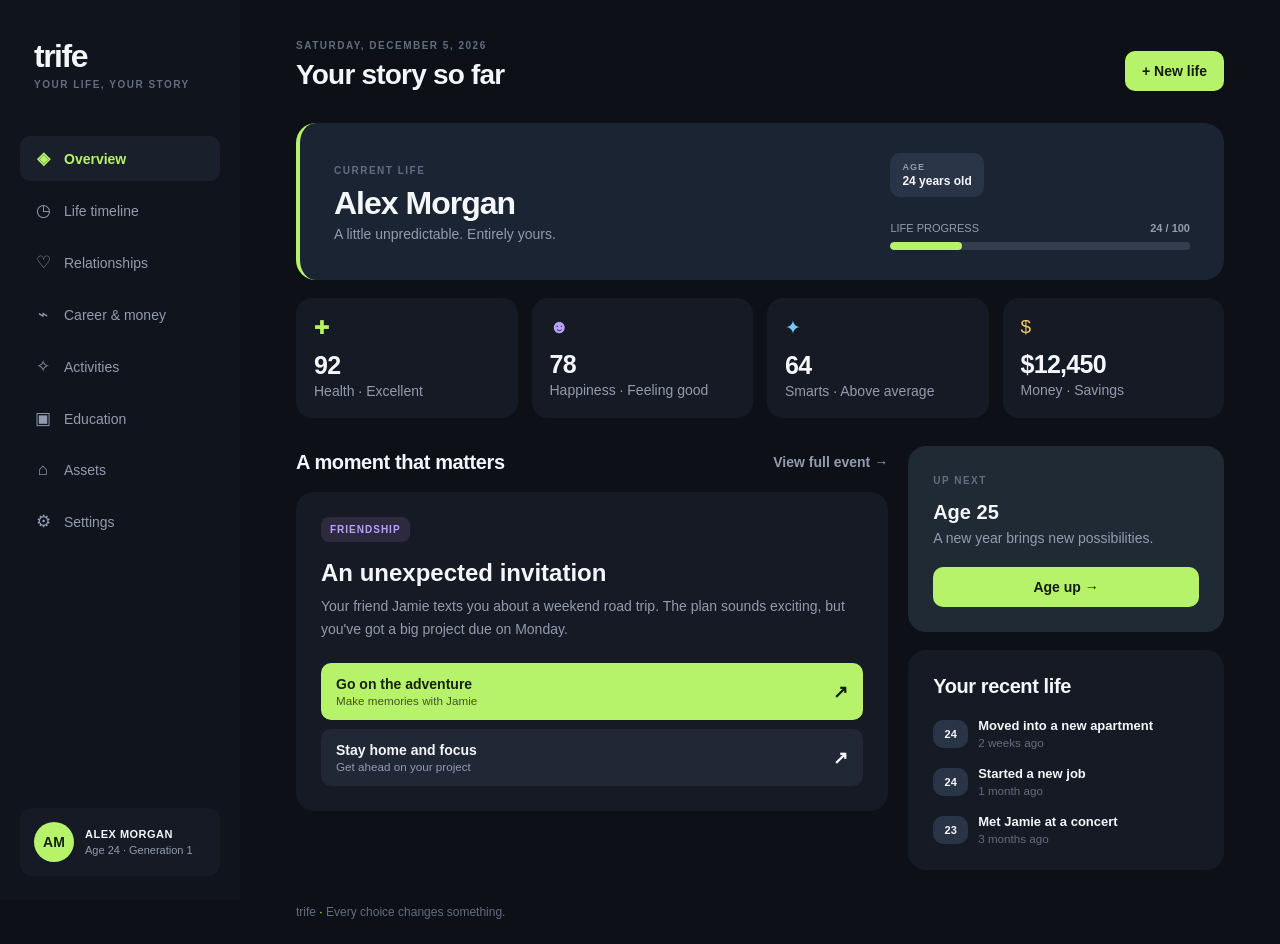
<file: index.html>
<!doctype html><html lang="en"><head><meta charset="utf-8"><meta name="viewport" content="width=device-width, initial-scale=1"><meta name="description" content="trife — Every choice changes something."><title>trife — Life Simulator</title><link rel="stylesheet" href="css/styles.css"></head><body><script type="module" src="js/overview.js"></script></body></html>
</file>
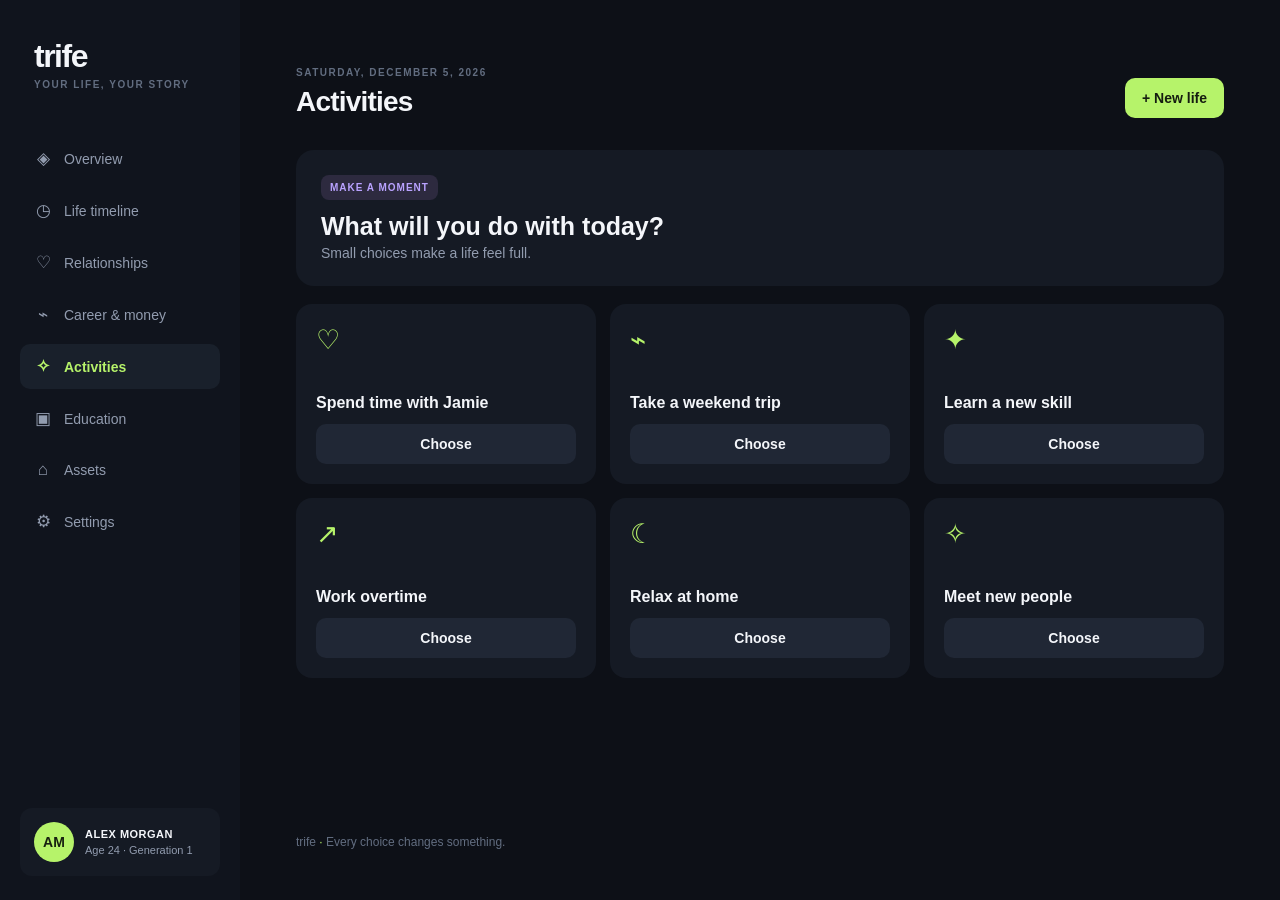
<file: activities.html>
<!doctype html><html lang="en"><head><meta charset="utf-8"><meta name="viewport" content="width=device-width, initial-scale=1"><title>Activities · trife</title><link rel="stylesheet" href="css/styles.css"></head><body><script type="module" src="js/activities.js"></script></body></html>
</file>
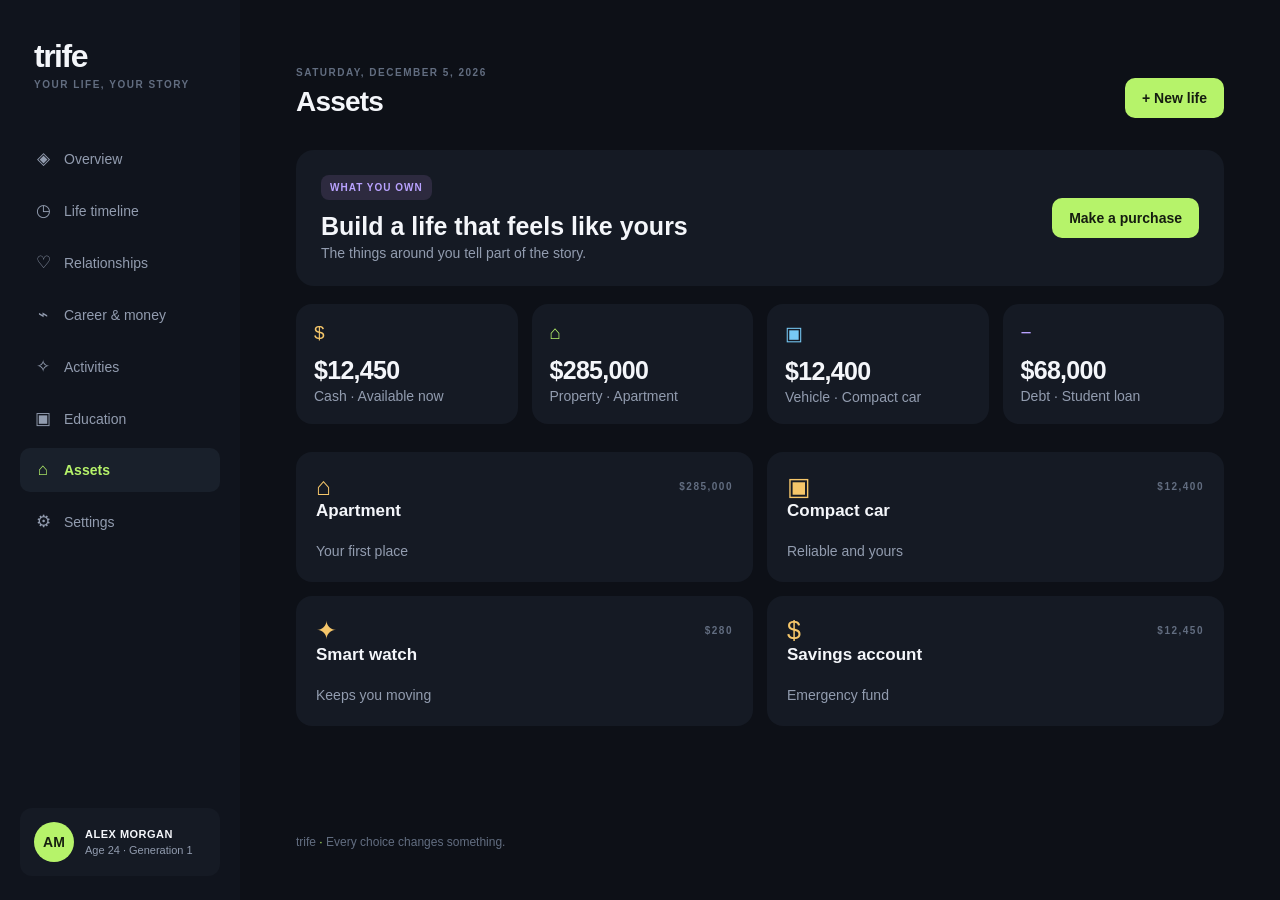
<file: assets.html>
<!doctype html><html lang="en"><head><meta charset="utf-8"><meta name="viewport" content="width=device-width, initial-scale=1"><title>Assets · trife</title><link rel="stylesheet" href="css/styles.css"></head><body><script type="module" src="js/assets.js"></script></body></html>
</file>
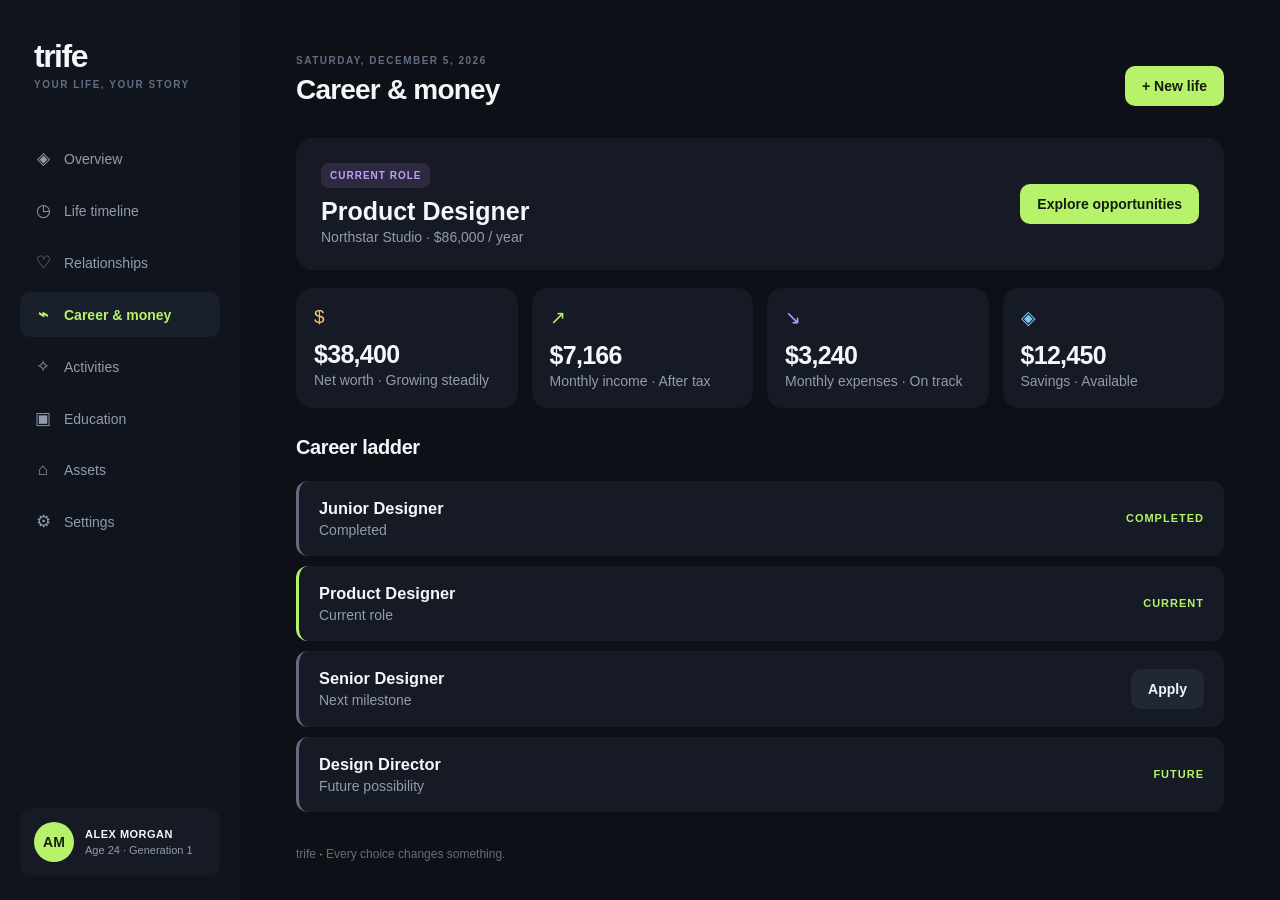
<file: career.html>
<!doctype html><html lang="en"><head><meta charset="utf-8"><meta name="viewport" content="width=device-width, initial-scale=1"><title>Career &amp; money · trife</title><link rel="stylesheet" href="css/styles.css"></head><body><script type="module" src="js/career.js"></script></body></html>
</file>
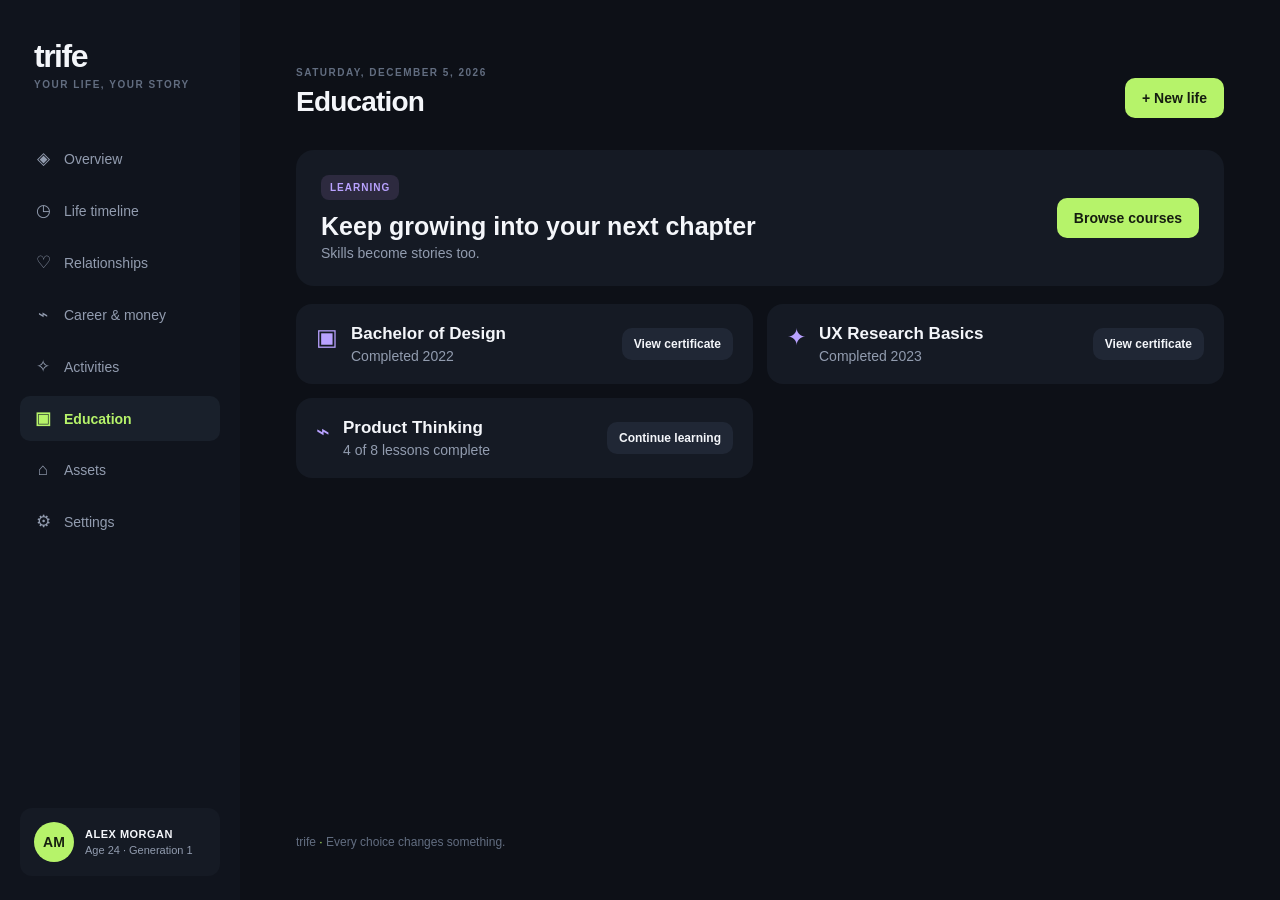
<file: education.html>
<!doctype html><html lang="en"><head><meta charset="utf-8"><meta name="viewport" content="width=device-width, initial-scale=1"><title>Education · trife</title><link rel="stylesheet" href="css/styles.css"></head><body><script type="module" src="js/education.js"></script></body></html>
</file>
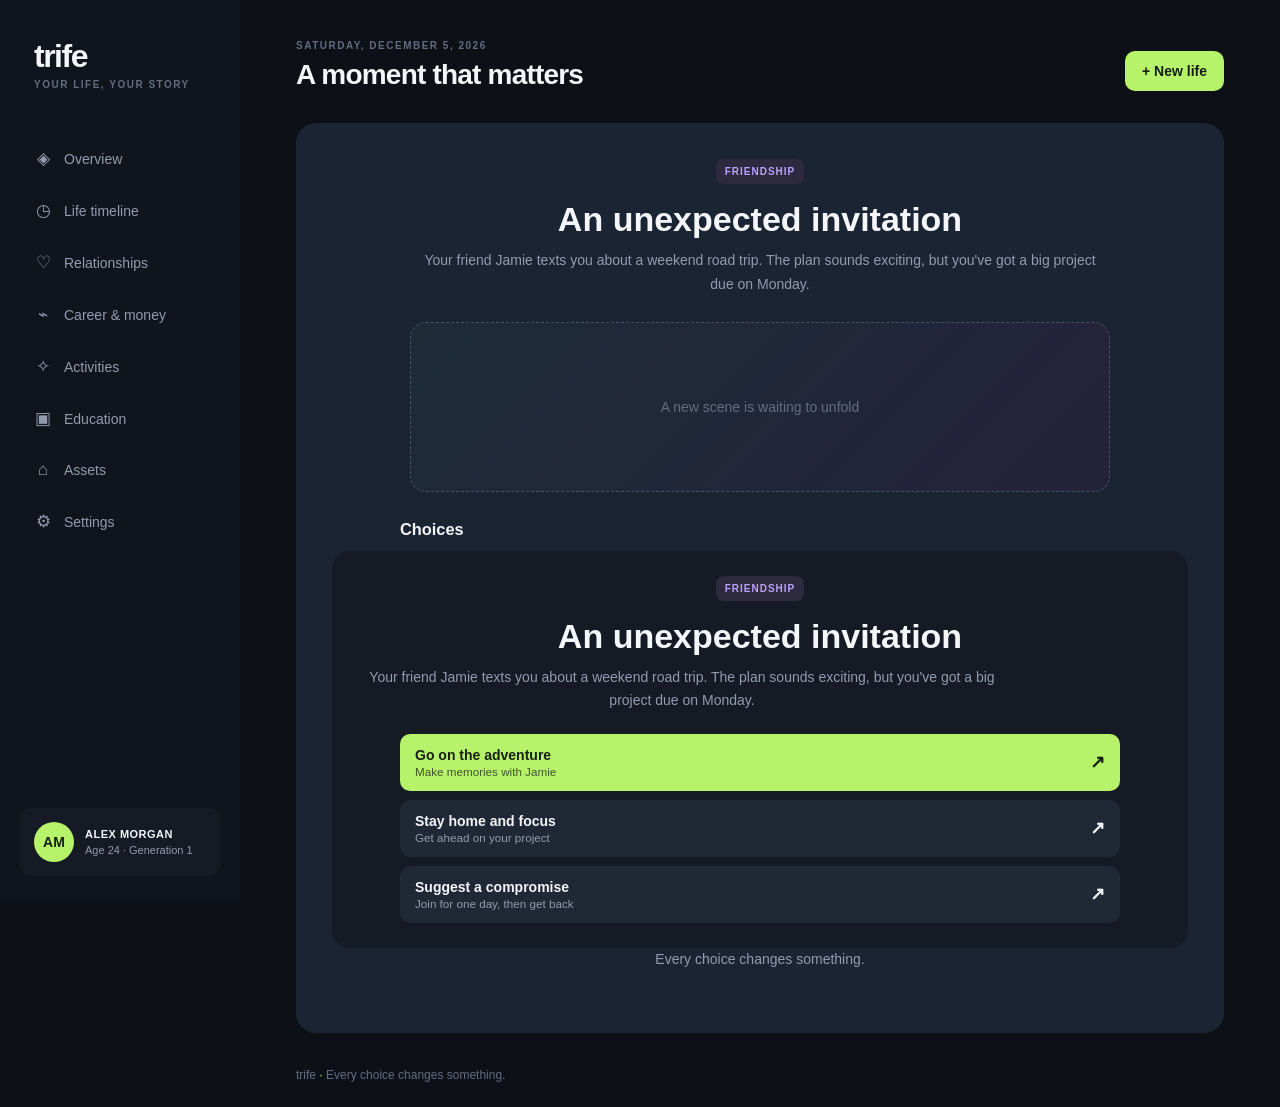
<file: event.html>
<!doctype html><html lang="en"><head><meta charset="utf-8"><meta name="viewport" content="width=device-width, initial-scale=1"><title>A moment that matters · trife</title><link rel="stylesheet" href="css/styles.css"></head><body><script type="module" src="js/event.js"></script></body></html>
</file>
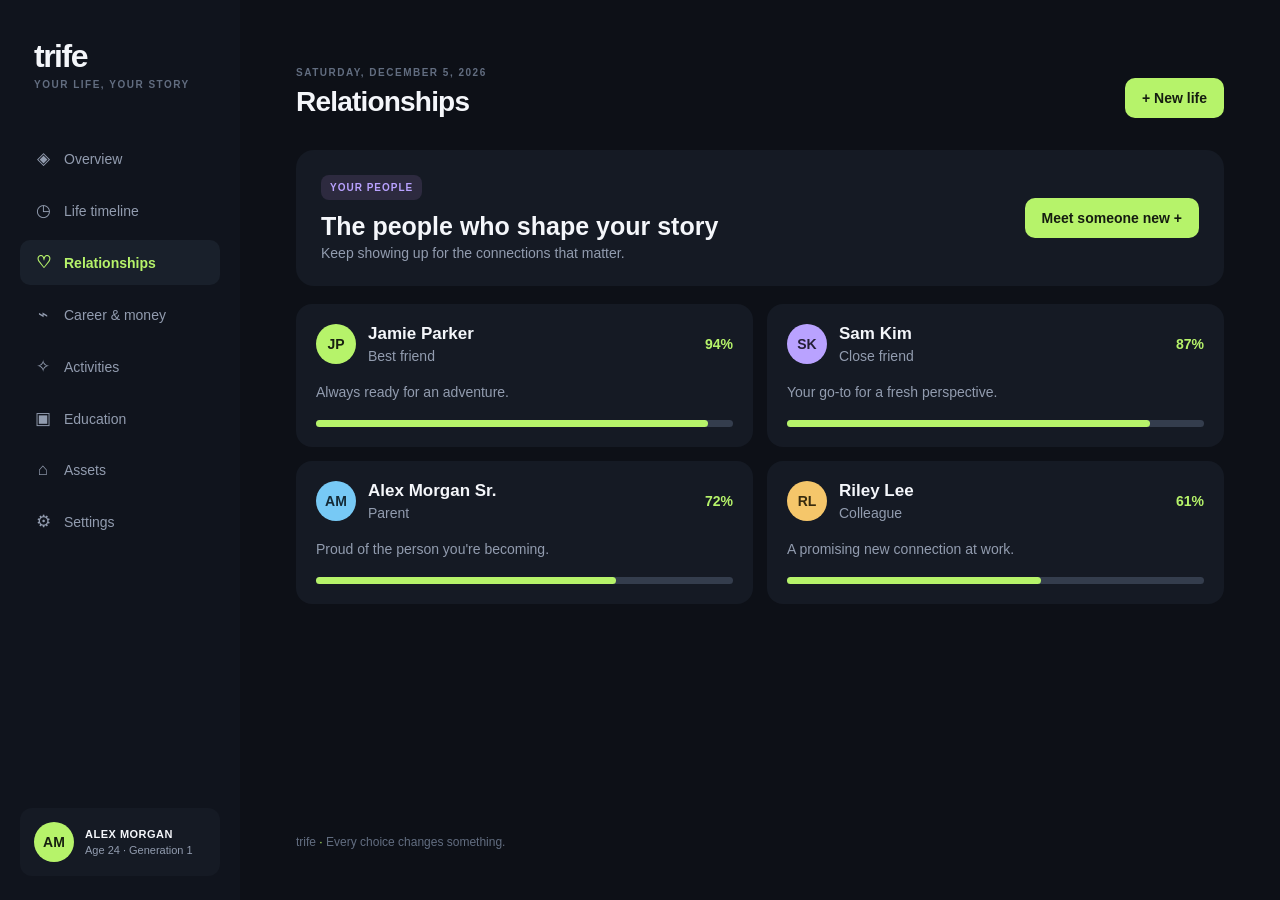
<file: relationships.html>
<!doctype html><html lang="en"><head><meta charset="utf-8"><meta name="viewport" content="width=device-width, initial-scale=1"><title>Relationships · trife</title><link rel="stylesheet" href="css/styles.css"></head><body><script type="module" src="js/relationships.js"></script></body></html>
</file>
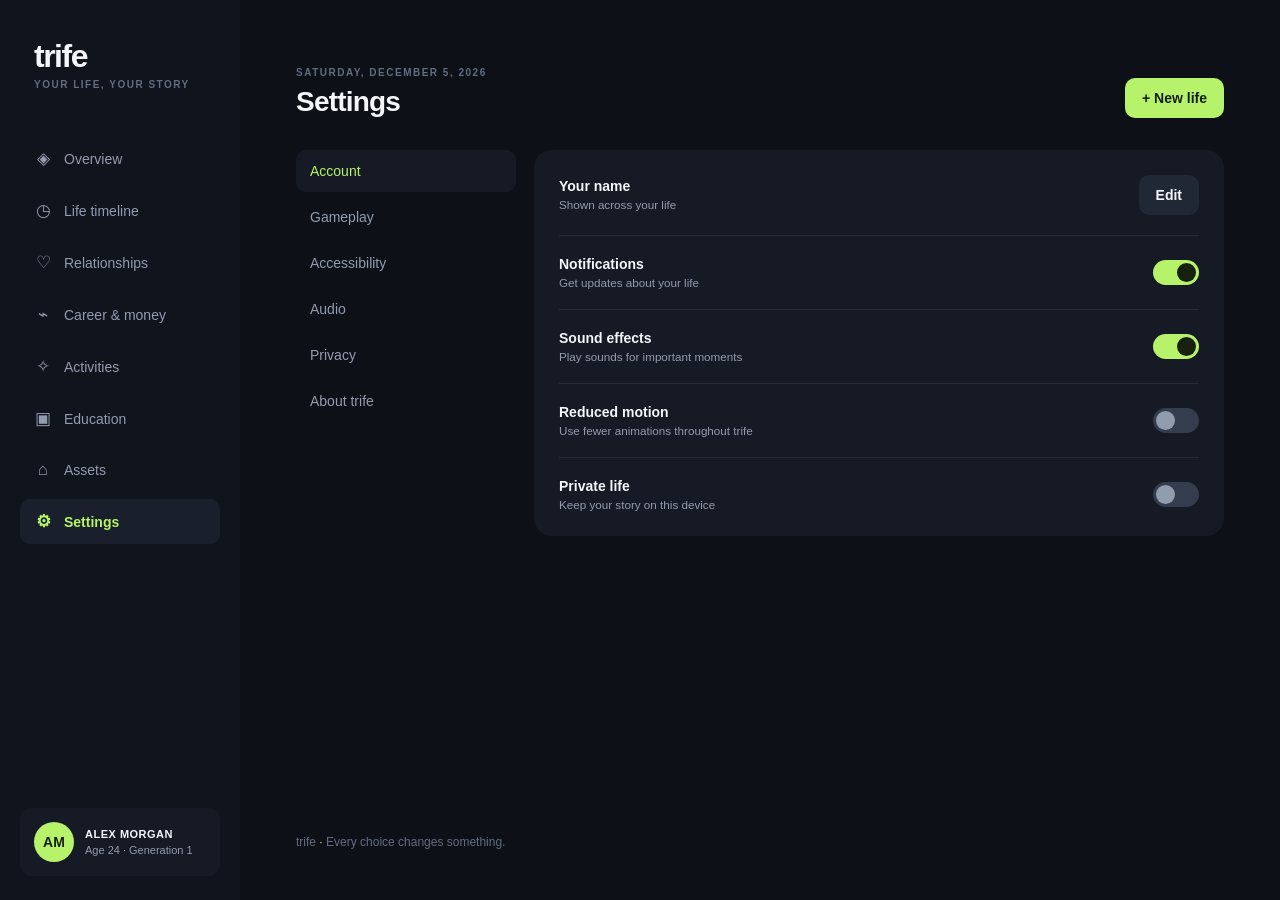
<file: settings.html>
<!doctype html><html lang="en"><head><meta charset="utf-8"><meta name="viewport" content="width=device-width, initial-scale=1"><title>Settings · trife</title><link rel="stylesheet" href="css/styles.css"></head><body><script type="module" src="js/settings.js"></script></body></html>
</file>
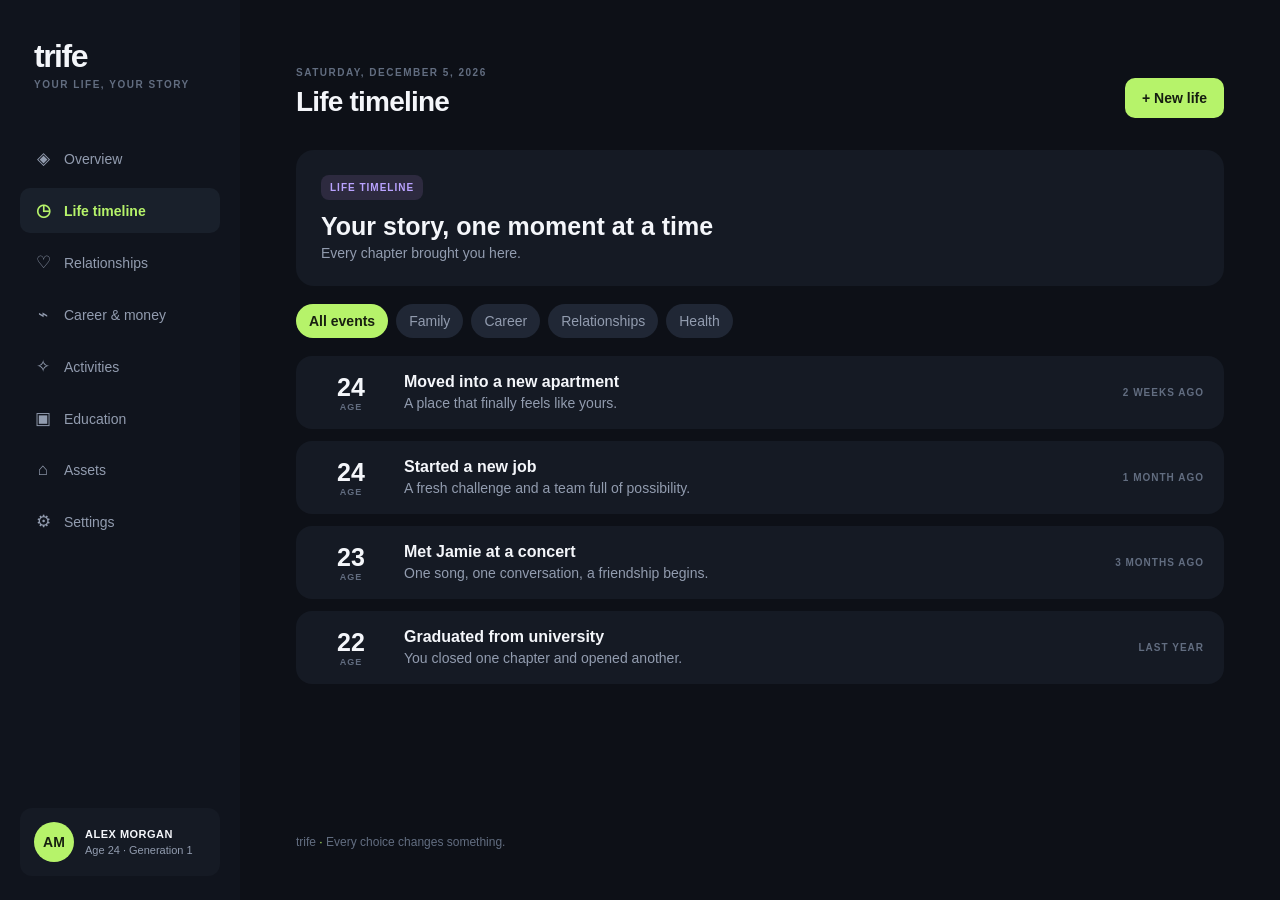
<file: timeline.html>
<!doctype html><html lang="en"><head><meta charset="utf-8"><meta name="viewport" content="width=device-width, initial-scale=1"><title>Life timeline · trife</title><link rel="stylesheet" href="css/styles.css"></head><body><script type="module" src="js/timeline.js"></script></body></html>
</file>
<file: css/styles.css>
:root {
  --bg: #0d1017; --sidebar: #10141d; --card: #151a24; --hero: #1b2432; --chip: #293447;
  --track: #343d4d; --secondary: #202735; --upnext: #202a35; --tag: #2d2a3f;
  --lime: #b6f36a; --violet: #b9a2ff; --blue: #77c9f5; --gold: #f5c66a;
  --text: #f4f6fa; --muted: #929caf; --dim: #626d80; --line: #252c39;
}
* { box-sizing: border-box; }
html { scroll-behavior: smooth; }
body { margin: 0; background: var(--bg); color: var(--text); font-family: "DM Sans", sans-serif; font-size: 14px; }
button, a { font: inherit; }
button { cursor: pointer; border: 0; color: inherit; }
a { color: inherit; text-decoration: none; }
button:focus-visible, a:focus-visible, [role="switch"]:focus-visible { outline: 2px solid var(--lime); outline-offset: 3px; }
.app-shell { display: grid; grid-template-columns: 240px minmax(0, 1fr); min-height: 100vh; }
.sidebar { background: var(--sidebar); padding: 38px 20px 24px; display: flex; flex-direction: column; min-height: 100vh; position: sticky; top: 0; height: 100vh; }
.brand-block { padding: 0 14px 45px; }.brand { display: block; font-size: 32px; font-weight: 700; letter-spacing: -1.5px; }.brand-block span, .eyebrow { color: var(--dim); font-size: 10px; font-weight: 700; letter-spacing: 1.5px; }
.main-nav { display: grid; gap: 7px; }.main-nav a { color: var(--muted); padding: 12px 14px; border-radius: 10px; display: flex; align-items: center; gap: 12px; font-weight: 500; }.main-nav a span { width: 18px; text-align: center; font-size: 17px; }.main-nav a:hover, .main-nav a.active { background: #19202b; color: var(--lime); }.main-nav a.active { font-weight: 700; }
.profile-card { margin-top: auto; padding: 14px; background: var(--card); border-radius: 12px; display: flex; gap: 11px; align-items: center; }.profile-card strong, .profile-card small { display: block; }.profile-card strong { font-size: 11px; letter-spacing: .5px; }.profile-card small { color: var(--muted); margin-top: 4px; font-size: 11px; }
.avatar { width: 40px; height: 40px; display: grid; place-items: center; border-radius: 50%; font-weight: 700; }.avatar-lime { background: var(--lime); color: #172010; }.avatar-violet { background: var(--violet); color: #241e37; }.avatar-blue { background: var(--blue); color: #142a36; }.avatar-gold { background: var(--gold); color: #382b0f; }
.main-content { max-width: 1440px; width: 100%; padding: 36px 56px 25px; margin: auto; }.topbar { display: flex; justify-content: space-between; align-items: end; margin-bottom: 32px; }.topbar h1 { font-size: 28px; letter-spacing: -.8px; margin: 7px 0 0; }.button { border-radius: 10px; padding: 12px 17px; font-weight: 700; transition: transform .2s, background .2s; }.button:hover { transform: translateY(-1px); }.button-primary { background: var(--lime); color: #151c10; }.button-secondary { background: var(--secondary); color: var(--text); }.button-quiet { background: transparent; color: var(--muted); padding: 8px 0; }.page-content { min-height: 650px; }
.hero { background: var(--hero); border-radius: 20px; padding: 30px 34px; border-left: 4px solid var(--lime); display: flex; justify-content: space-between; align-items: center; margin-bottom: 18px; }.hero h2 { font-size: 32px; margin: 8px 0 4px; letter-spacing: -1px; }.hero p { color: var(--muted); margin: 0; }.hero-side { width: 35%; min-width: 240px; }.age-badge { background: var(--chip); border-radius: 10px; padding: 9px 12px; display: inline-block; font-size: 12px; font-weight: 700; }.age-badge span { display: block; color: var(--muted); font-size: 9px; letter-spacing: 1px; margin-bottom: 2px; }.progress-label { display: flex; justify-content: space-between; color: var(--muted); font-size: 11px; margin: 25px 0 8px; }.progress { height: 8px; background: var(--track); border-radius: 20px; overflow: hidden; }.progress > span { display: block; height: 100%; background: var(--lime); border-radius: inherit; }
.stats-grid { display: grid; grid-template-columns: repeat(4, 1fr); gap: 14px; margin-bottom: 28px; }.stat-card { background: var(--card); border-radius: 16px; padding: 18px; min-height: 120px; }.stat-icon { font-size: 19px; margin-bottom: 12px; }.stat-card h3 { margin: 0; font-size: 25px; letter-spacing: -.7px; }.stat-card p { color: var(--muted); margin: 3px 0 0; }.lime { color: var(--lime); }.violet { color: var(--violet); }.blue { color: var(--blue); }.gold { color: var(--gold); }
.columns { display: grid; grid-template-columns: minmax(0, 1.5fr) minmax(290px, .8fr); gap: 20px; }.section-heading { display: flex; align-items: center; justify-content: space-between; margin: 0 0 14px; }.section-heading h2, .section-title { font-size: 20px; margin: 0; letter-spacing: -.4px; }.event-card, .side-card, .summary-card, .settings-panel { background: var(--card); border-radius: 18px; padding: 25px; }.tag { display: inline-block; background: var(--tag); color: var(--violet); border-radius: 8px; font-size: 10px; letter-spacing: 1px; font-weight: 700; padding: 7px 9px; }.event-card h2 { font-size: 24px; margin: 17px 0 8px; }.event-card p { color: var(--muted); line-height: 1.65; margin: 0 0 22px; max-width: 650px; }.choices { display: grid; gap: 9px; }.choice { width: 100%; text-align: left; background: var(--secondary); border-radius: 10px; padding: 13px 15px; display: flex; justify-content: space-between; align-items: center; }.choice:hover { background: #2a3344; }.choice strong, .choice small { display: block; }.choice small { color: var(--muted); margin-top: 2px; }.choice.primary { background: var(--lime); color: #182010; }.choice.primary small { color: #42522a; }.choice b { font-size: 18px; }
.side-stack { display: grid; gap: 18px; }.side-card.next { background: var(--upnext); }.side-card h3 { margin: 14px 0 4px; font-size: 20px; }.side-card p { color: var(--muted); margin: 0 0 18px; line-height: 1.5; }.side-card .button { width: 100%; }.recent-list { display: grid; gap: 17px; margin-top: 20px; }.recent-item { display: grid; grid-template-columns: 35px 1fr; gap: 10px; align-items: center; }.recent-item .age-badge { padding: 8px 7px; font-size: 11px; text-align: center; }.recent-item strong, .recent-item small { display: block; }.recent-item strong { font-size: 13px; }.recent-item small { color: var(--dim); margin-top: 3px; }
.summary-card { display: flex; justify-content: space-between; align-items: center; margin-bottom: 18px; }.summary-card h2 { font-size: 25px; margin: 12px 0 4px; }.summary-card p { color: var(--muted); margin: 0; }.summary-card .button { flex-shrink: 0; }.filter-row { display: flex; flex-wrap: wrap; gap: 8px; margin-bottom: 18px; }.filter { background: var(--secondary); color: var(--muted); padding: 9px 13px; border-radius: 20px; }.filter.active { background: var(--lime); color: #182010; font-weight: 700; }.timeline-list { display: grid; gap: 12px; }.timeline-item { display: grid; grid-template-columns: 70px 1fr auto; gap: 18px; align-items: center; background: var(--card); padding: 17px 20px; border-radius: 16px; }.timeline-age { font-size: 25px; font-weight: 700; text-align: center; }.timeline-age small { display: block; color: var(--dim); font-size: 9px; letter-spacing: 1px; }.timeline-item h3 { margin: 0 0 4px; font-size: 16px; }.timeline-item p { color: var(--muted); margin: 0; }.time-tag { color: var(--dim); font-size: 10px; letter-spacing: 1px; font-weight: 700; }
.people-grid, .asset-grid, .activity-grid, .course-grid { display: grid; grid-template-columns: repeat(2, 1fr); gap: 14px; }.person-card, .asset-card, .activity-card, .course-card { background: var(--card); border-radius: 16px; padding: 20px; }.person-top, .asset-top { display: flex; justify-content: space-between; align-items: center; }.person-top > div:first-child { display: flex; gap: 12px; align-items: center; }.person-card h3, .asset-card h3, .course-card h3 { margin: 0 0 4px; font-size: 17px; }.person-card p, .asset-card p, .course-card p { color: var(--muted); margin: 0; }.meter { height: 7px; border-radius: 10px; background: var(--track); margin-top: 20px; }.meter span { display: block; height: 100%; border-radius: inherit; background: var(--lime); }.percent { color: var(--lime); font-weight: 700; }.job-summary { display: flex; justify-content: space-between; align-items: center; }.job-summary h2 { margin: 9px 0 3px; font-size: 25px; }.job-summary p { color: var(--muted); margin: 0; }.career-ladder { display: grid; gap: 10px; margin-top: 22px; }.ladder-step { background: var(--card); border-left: 3px solid var(--dim); padding: 18px 20px; border-radius: 12px; display: flex; justify-content: space-between; align-items: center; }.ladder-step.current { border-color: var(--lime); }.ladder-step h3 { margin: 0 0 4px; }.ladder-step p { color: var(--muted); margin: 0; }.status { color: var(--lime); font-size: 11px; font-weight: 700; text-transform: uppercase; letter-spacing: 1px; }
.activity-grid { grid-template-columns: repeat(3, 1fr); }.activity-card { min-height: 180px; display: flex; flex-direction: column; align-items: flex-start; }.activity-icon { font-size: 27px; color: var(--lime); margin-bottom: auto; }.activity-card h3 { margin: 22px 0 12px; font-size: 16px; }.activity-card .button { width: 100%; }.course-card { display: flex; justify-content: space-between; align-items: center; gap: 20px; }.course-card > div:first-child { display: flex; gap: 13px; }.course-icon { color: var(--violet); font-size: 23px; }.course-card .button { white-space: nowrap; padding: 9px 12px; font-size: 12px; }.asset-card { min-height: 130px; }.asset-card p { margin-top: 22px; }.asset-symbol { font-size: 25px; color: var(--gold); }.decision { background: var(--hero); border-radius: 20px; padding: 36px; text-align: center; }.decision h2 { font-size: 34px; margin: 16px auto 10px; }.decision > p { max-width: 680px; color: var(--muted); line-height: 1.7; margin: 0 auto 25px; }.illustration { height: 170px; max-width: 700px; margin: 0 auto 28px; border: 1px dashed #465366; border-radius: 16px; display: grid; place-items: center; color: var(--dim); background: linear-gradient(135deg, #1d2b37, #25223c); }.decision .choices { max-width: 720px; margin: 0 auto; text-align: left; }.decision h3 { text-align: left; max-width: 720px; margin: 0 auto 12px; }.consequence { color: var(--dim); margin-top: 22px; }
.settings-layout { display: grid; grid-template-columns: 220px 1fr; gap: 18px; }.settings-tabs { display: grid; align-content: start; gap: 4px; }.settings-tab { background: transparent; color: var(--muted); padding: 13px 14px; text-align: left; border-radius: 10px; }.settings-tab.active, .settings-tab:hover { background: var(--card); color: var(--lime); }.setting-row { display: flex; justify-content: space-between; align-items: center; gap: 20px; padding: 20px 0; border-bottom: 1px solid var(--line); }.setting-row:first-child { padding-top: 0; }.setting-row:last-child { border-bottom: 0; padding-bottom: 0; }.setting-row strong, .setting-row small { display: block; }.setting-row small { color: var(--muted); margin-top: 4px; }.switch { width: 46px; height: 25px; padding: 3px; background: var(--track); border-radius: 20px; }.switch span { display: block; width: 19px; height: 19px; background: var(--muted); border-radius: 50%; transition: transform .2s; }.switch.on { background: var(--lime); }.switch.on span { background: #182010; transform: translateX(21px); }
footer { color: var(--dim); margin-top: 35px; font-size: 12px; }footer span { color: var(--lime); }.toast { position: fixed; right: 24px; bottom: 24px; background: var(--lime); color: #172010; border-radius: 10px; padding: 13px 18px; font-weight: 700; transform: translateY(80px); opacity: 0; transition: .25s; pointer-events: none; }.toast.show { transform: translateY(0); opacity: 1; }
@media (max-width: 900px) { .app-shell { display: block; }.sidebar { height: auto; min-height: 0; position: static; padding: 18px 16px 12px; }.brand-block { padding: 0 3px 16px; }.brand { font-size: 27px; }.main-nav { display: flex; overflow-x: auto; gap: 4px; padding-bottom: 4px; }.main-nav a { white-space: nowrap; padding: 9px 11px; }.profile-card { display: none; }.main-content { padding: 24px 18px; }.topbar { align-items: center; margin-bottom: 24px; }.topbar h1 { font-size: 23px; }.hero { display: block; padding: 23px; }.hero-side { width: auto; margin-top: 26px; }.stats-grid { grid-template-columns: repeat(2, 1fr); }.columns, .settings-layout { grid-template-columns: 1fr; }.people-grid, .asset-grid, .course-grid { grid-template-columns: 1fr; }.activity-grid { grid-template-columns: repeat(2, 1fr); }.summary-card { align-items: flex-start; gap: 16px; }.summary-card .button { padding: 9px 12px; }.timeline-item { grid-template-columns: 55px 1fr; }.time-tag { grid-column: 2; }.decision { padding: 25px 18px; } }
@media (max-width: 520px) { .topbar .button { font-size: 12px; padding: 10px 11px; }.topbar h1 { font-size: 20px; }.stats-grid, .activity-grid { grid-template-columns: 1fr; }.summary-card { display: block; }.summary-card .button { margin-top: 16px; }.event-card, .side-card { padding: 20px; }.timeline-item { gap: 10px; padding: 15px; }.job-summary { display: block; }.job-summary .button { margin-top: 15px; }.course-card { align-items: flex-start; flex-direction: column; }.illustration { height: 130px; } }
@media (prefers-reduced-motion: reduce) { *, *::before, *::after { scroll-behavior: auto !important; transition-duration: .01ms !important; } }
</file>
